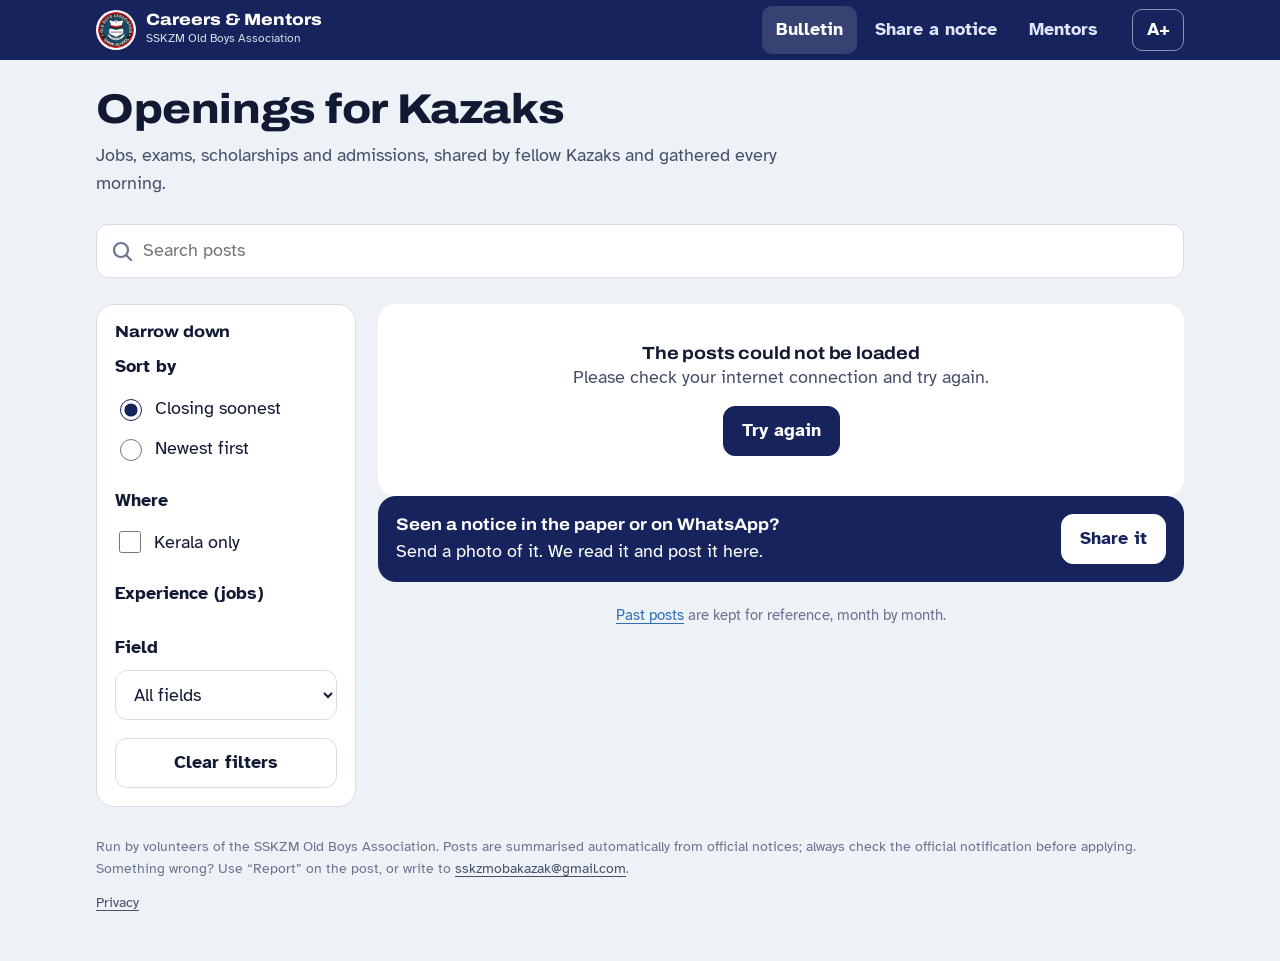
<file: index.html>
<!doctype html>
<html lang="en">
<head>
<meta charset="utf-8">
<meta name="viewport" content="width=device-width, initial-scale=1, viewport-fit=cover">
<title>SSKZM OBA Careers: open jobs, exams and scholarships</title>
<meta name="description" content="Current jobs, exam notices, scholarships and admissions for Sainik School Kazhakootam alumni, shared by Kazaks and checked every day.">
<meta name="theme-color" content="#16235c">
<meta property="og:title" content="SSKZM OBA Careers">
<meta property="og:description" content="Open jobs, exams, scholarships and admissions for Kazaks. Share a notice in a minute.">
<meta property="og:image" content="assets/img/school-900.jpg">
<link rel="icon" href="assets/img/favicon-64.png">
<link rel="apple-touch-icon" href="assets/img/apple-touch-icon.png">
<link rel="manifest" href="manifest.webmanifest">
<link rel="preload" href="assets/fonts/atkinson-400-normal.woff2" as="font" type="font/woff2" crossorigin>
<link rel="stylesheet" href="assets/css/site.css">
</head>
<body>
<a class="sr-only" href="#main">Skip to the posts</a>

<header class="topbar">
  <div class="wrap">
    <a class="brand" href="index.html">
      <img src="assets/img/oba-logo-96.png" alt="" width="40" height="40">
      <span><b>Careers &amp; Mentors</b><small>SSKZM Old Boys Association</small></span>
    </a>
    <nav class="topnav" aria-label="Main">
      <a href="index.html" aria-current="page">Bulletin</a>
      <a href="share.html">Share a notice</a>
      <a href="mentors.html">Mentors</a>
    </nav>
    <button class="textsize" id="textsize" type="button" aria-pressed="false" aria-label="Make text bigger">A+</button>
  </div>
</header>

<main id="main" class="wrap">
  <section class="board-head">
    <h1>Openings for Kazaks</h1>
    <p>Jobs, exams, scholarships and admissions, shared by fellow Kazaks and gathered every morning.</p>
    <div class="board-meta" id="meta" aria-live="polite">Loading the latest posts…</div>
  </section>

  <div class="searchrow" role="search">
    <label class="sr-only" for="q">Search posts</label>
    <input id="q" type="search" placeholder="Search posts" autocomplete="off">
    <button class="btn filter-toggle" id="filter-toggle" type="button" aria-expanded="false" aria-controls="filters">Filters</button>
  </div>
  <div class="chips" id="chips" role="group" aria-label="Show only"></div>

  <div class="board">
    <aside class="filters" id="filters" aria-label="Filters">
      <h2>Narrow down</h2>
      <fieldset>
        <legend>Sort by</legend>
        <label class="opt"><input type="radio" name="sort" value="closing" checked> Closing soonest</label>
        <label class="opt"><input type="radio" name="sort" value="newest"> Newest first</label>
      </fieldset>
      <fieldset>
        <legend>Where</legend>
        <label class="opt"><input type="checkbox" id="f-kerala"> Kerala only</label>
      </fieldset>
      <fieldset id="f-exp">
        <legend>Experience (jobs)</legend>
      </fieldset>
      <fieldset id="f-domain">
        <legend>Field</legend>
        <select id="domain"><option value="">All fields</option></select>
      </fieldset>
      <button class="btn btn-block" id="reset" type="button">Clear filters</button>
    </aside>

    <section aria-labelledby="posts-h">
      <h2 id="posts-h" class="sr-only">Posts</h2>
      <div class="list" id="list">
        <div class="skeleton"></div><div class="skeleton"></div><div class="skeleton"></div>
      </div>
      <div class="share-strip" id="share-strip">
        <p><strong>Seen a notice in the paper or on WhatsApp?</strong>Send a photo of it. We read it and post it here.</p>
        <a class="btn" href="share.html">Share it</a>
      </div>
      <button class="btn load-more" id="more" type="button" hidden>Show more posts</button>
      <p class="archive-link"><a href="archive.html">Past posts</a> are kept for reference, month by month.</p>
    </section>
  </div>
</main>

<footer class="site wrap">
  <p>Run by volunteers of the SSKZM Old Boys Association. Posts are summarised automatically from official notices; always check the official notification before applying. Something wrong? Use “Report” on the post, or write to <a data-help-email href="#"></a>.</p>
  <p><a href="privacy.html">Privacy</a></p>
</footer>

<nav class="tabbar" aria-label="Main">
  <a href="index.html" aria-current="page"><svg viewBox="0 0 24 24" fill="none" stroke="currentColor" stroke-width="2" stroke-linecap="round" stroke-linejoin="round" aria-hidden="true"><rect x="4" y="3" width="16" height="18" rx="2"/><path d="M8 8h8M8 12h8M8 16h5"/></svg>Bulletin</a>
  <a href="share.html" class="tab-share"><svg viewBox="0 0 24 24" fill="none" stroke="currentColor" stroke-width="2" stroke-linecap="round" stroke-linejoin="round" aria-hidden="true"><path d="M12 16V4M7 9l5-5 5 5"/><path d="M4 16v3a2 2 0 0 0 2 2h12a2 2 0 0 0 2-2v-3"/></svg>Share</a>
  <a href="mentors.html"><svg viewBox="0 0 24 24" fill="none" stroke="currentColor" stroke-width="2" stroke-linecap="round" stroke-linejoin="round" aria-hidden="true"><circle cx="9" cy="8" r="3.2"/><path d="M3.5 20a5.5 5.5 0 0 1 11 0"/><circle cx="17" cy="9" r="2.4"/><path d="M15.5 14.2A4.5 4.5 0 0 1 21 18.5"/></svg>Mentors</a>
</nav>

<dialog class="modal" id="report-dlg">
  <form method="dialog" class="inner" id="report-form">
    <h2>Report this post</h2>
    <p id="report-title" style="color:var(--ink-2)"></p>
    <div class="choice-grid" role="radiogroup" aria-label="What is wrong">
      <label class="choice"><input type="radio" name="why" value="Looks fake or a scam" required> Looks fake or a scam</label>
      <label class="choice"><input type="radio" name="why" value="Wrong details or date"> Wrong details or date</label>
      <label class="choice"><input type="radio" name="why" value="Not career related"> Not career related</label>
      <label class="choice"><input type="radio" name="why" value="Offensive"> Offensive</label>
    </div>
    <div style="display:flex;gap:8px;margin-top:16px;justify-content:flex-end">
      <button class="btn" value="cancel" formnovalidate>Cancel</button>
      <button class="btn btn-primary" value="send">Send report</button>
    </div>
  </form>
</dialog>

<script src="assets/js/config.js"></script>
<script src="assets/js/common.js"></script>
<script src="assets/js/bulletin.js"></script>
</body>
</html>
</file>
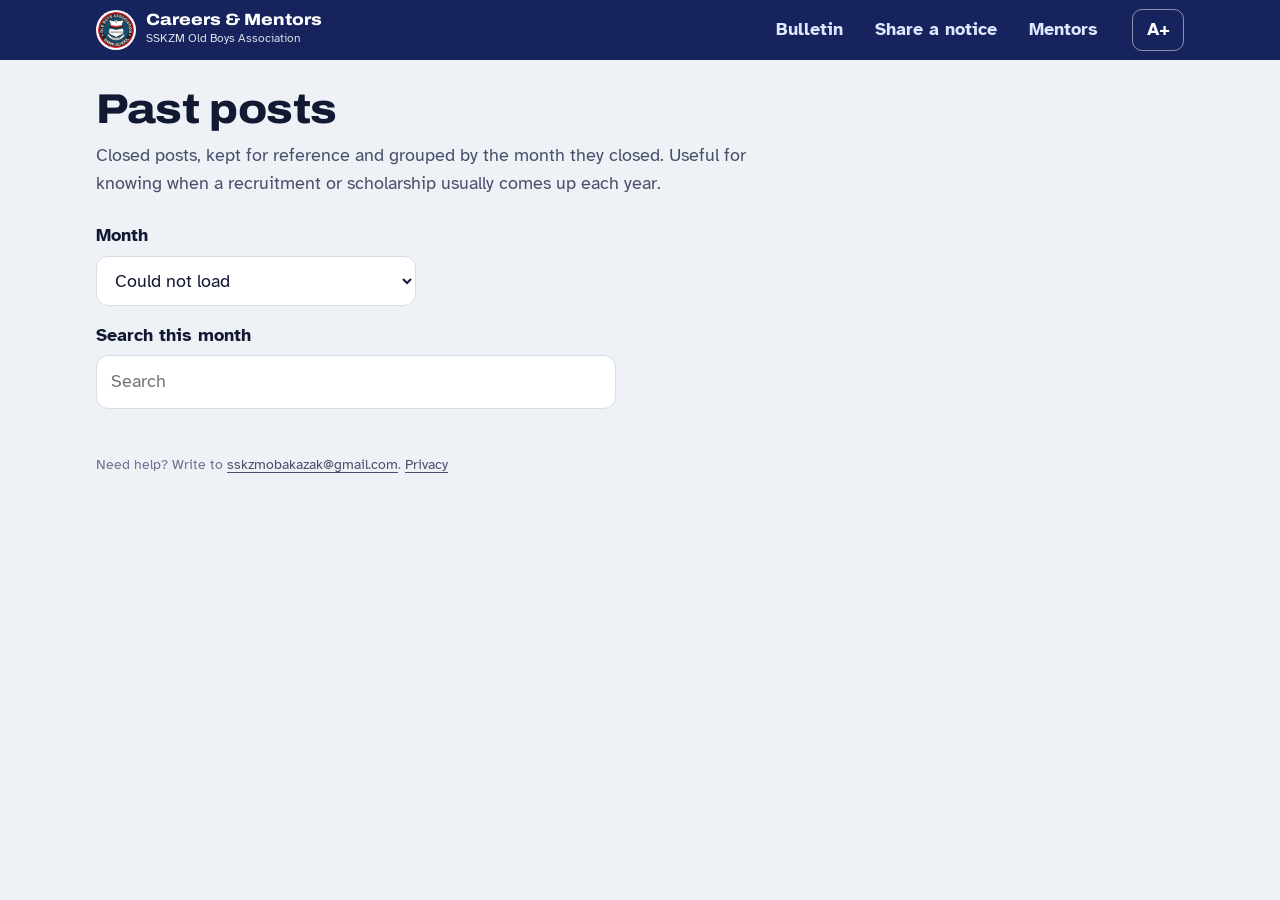
<file: archive.html>
<!doctype html>
<html lang="en">
<head>
<meta charset="utf-8">
<meta name="viewport" content="width=device-width, initial-scale=1, viewport-fit=cover">
<title>Past posts: SSKZM OBA Careers</title>
<meta name="description" content="Closed jobs, exams and scholarships from earlier months, for reference.">
<meta name="theme-color" content="#16235c">
<meta property="og:title" content="SSKZM OBA Careers">
<meta property="og:description" content="Open jobs, exams, scholarships and admissions for Kazaks. Share a notice in a minute.">
<meta property="og:image" content="assets/img/school-900.jpg">
<link rel="icon" href="assets/img/favicon-64.png">
<link rel="apple-touch-icon" href="assets/img/apple-touch-icon.png">
<link rel="manifest" href="manifest.webmanifest">
<link rel="preload" href="assets/fonts/atkinson-400-normal.woff2" as="font" type="font/woff2" crossorigin>
<link rel="stylesheet" href="assets/css/site.css">
</head>
<body>
<header class="topbar">
  <div class="wrap">
    <a class="brand" href="index.html">
      <img src="assets/img/oba-logo-96.png" alt="" width="40" height="40">
      <span><b>Careers &amp; Mentors</b><small>SSKZM Old Boys Association</small></span>
    </a>
    <nav class="topnav" aria-label="Main">
      <a href="index.html">Bulletin</a>
      <a href="share.html">Share a notice</a>
      <a href="mentors.html">Mentors</a>
    </nav>
    <button class="textsize" id="textsize" type="button" aria-pressed="false" aria-label="Make text bigger">A+</button>
  </div>
</header>
<main class="wrap" id="main">
  <section class="board-head">
    <h1>Past posts</h1>
    <p>Closed posts, kept for reference and grouped by the month they closed. Useful for knowing when a recruitment or scholarship usually comes up each year.</p>
  </section>
  <label class="field" style="max-width:320px;margin-top:16px"><span>Month</span><select id="month"><option value="">Loading…</option></select></label>
  <label class="field" style="max-width:520px"><span>Search this month</span><input type="search" id="aq" placeholder="Search"></label>
  <div class="list" id="alist"></div>
</main>
<footer class="site wrap">
  <p>Need help? Write to <a data-help-email href="#"></a>. <a href="privacy.html">Privacy</a></p>
</footer>

<nav class="tabbar" aria-label="Main">
  <a href="index.html"><svg viewBox="0 0 24 24" fill="none" stroke="currentColor" stroke-width="2" stroke-linecap="round" stroke-linejoin="round" aria-hidden="true"><rect x="4" y="3" width="16" height="18" rx="2"/><path d="M8 8h8M8 12h8M8 16h5"/></svg>Bulletin</a>
  <a href="share.html" class="tab-share"><svg viewBox="0 0 24 24" fill="none" stroke="currentColor" stroke-width="2" stroke-linecap="round" stroke-linejoin="round" aria-hidden="true"><path d="M12 16V4M7 9l5-5 5 5"/><path d="M4 16v3a2 2 0 0 0 2 2h12a2 2 0 0 0 2-2v-3"/></svg>Share</a>
  <a href="mentors.html"><svg viewBox="0 0 24 24" fill="none" stroke="currentColor" stroke-width="2" stroke-linecap="round" stroke-linejoin="round" aria-hidden="true"><circle cx="9" cy="8" r="3.2"/><path d="M3.5 20a5.5 5.5 0 0 1 11 0"/><circle cx="17" cy="9" r="2.4"/><path d="M15.5 14.2A4.5 4.5 0 0 1 21 18.5"/></svg>Mentors</a>
</nav>

<script src="assets/js/config.js"></script>
<script src="assets/js/common.js"></script>
<script>
(function () {
  var O = window.OBA, el = O.el, $ = O.$, entries = [];
  function draw() {
    var box = O.clear($('#alist')), q = $('#aq').value.trim().toLowerCase();
    var list = entries.filter(function (e) { return !q || [e.title, e.org, e.description].join(' ').toLowerCase().indexOf(q) !== -1; });
    if (!list.length) { box.appendChild(el('div', { class: 'empty' }, el('p', { text: 'Nothing here.' }))); return; }
    list.sort(function (a, b) { return (b.expiry_date || '').localeCompare(a.expiry_date || ''); });
    list.forEach(function (e) {
      var sec = O.SECTIONS[e.section] || { long: '' };
      box.appendChild(el('article', { class: 'post', 'data-section': e.section, style: 'grid-template-columns:1fr' },
        el('div', { class: 'post-body' },
          el('div', { class: 'kind' }, el('span', { text: sec.long }), el('span', { class: 'exp', text: 'Closed ' + O.niceDate(e.expiry_date) })),
          el('h3', { text: e.title }), e.org ? el('div', { class: 'org', text: e.org }) : null,
          el('p', { class: 'desc', text: e.description || '' }))));
    });
  }
  function loadMonth(m) {
    O.clear($('#alist')).appendChild(el('div', { class: 'skeleton' }));
    O.apiGet({ action: 'archive', month: m }).then(function (r) { entries = (r && r.entries) || []; draw(); });
  }
  document.addEventListener('DOMContentLoaded', function () {
    O.apiGet({ action: 'archive' }).then(function (r) {
      var sel = O.clear($('#month')), months = (r && r.months) || [];
      if (!months.length) { sel.appendChild(el('option', { value: '', text: 'No past posts yet' })); return; }
      months.forEach(function (m) { var p = m.split('-'); sel.appendChild(el('option', { value: m, text: O.MONTHS[+p[1] - 1].charAt(0) + O.MONTHS[+p[1] - 1].slice(1).toLowerCase() + ' ' + p[0] })); });
      loadMonth(months[0]);
    }).catch(function () { O.clear($('#month')).appendChild(el('option', { text: 'Could not load' })); });
    $('#month').addEventListener('change', function () { loadMonth(this.value); });
    $('#aq').addEventListener('input', draw);
  });
})();
</script>
</body>
</html>
</file>
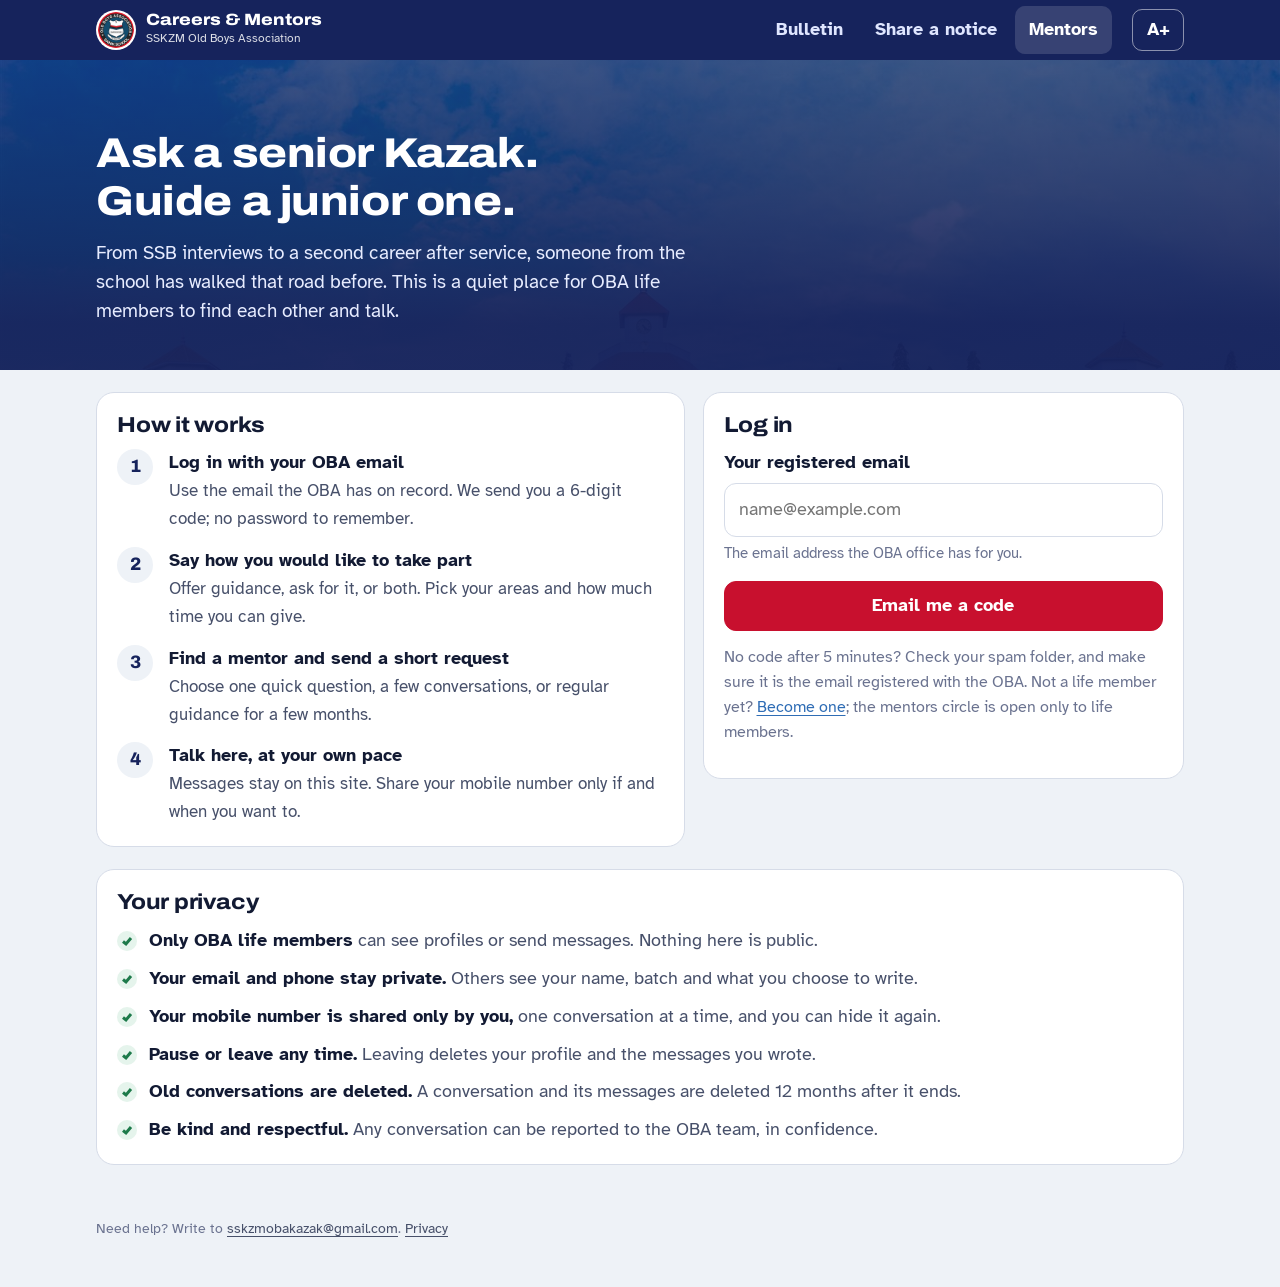
<file: mentors.html>
<!doctype html>
<html lang="en">
<head>
<meta charset="utf-8">
<meta name="viewport" content="width=device-width, initial-scale=1, viewport-fit=cover">
<title>SSKZM OBA Mentors: ask a senior Kazak, guide a junior one</title>
<meta name="description" content="A mentoring circle for life members of the SSKZM Old Boys Association. Find a mentor, or offer an hour a month to guide a junior Kazak.">
<meta name="theme-color" content="#16235c">
<meta property="og:title" content="SSKZM OBA Mentors">
<meta property="og:description" content="Ask a senior Kazak. Guide a junior one. For OBA life members.">
<meta property="og:image" content="assets/img/school-900.jpg">
<link rel="icon" href="assets/img/favicon-64.png">
<link rel="apple-touch-icon" href="assets/img/apple-touch-icon.png">
<link rel="manifest" href="manifest.webmanifest">
<link rel="preload" href="assets/fonts/atkinson-400-normal.woff2" as="font" type="font/woff2" crossorigin>
<link rel="stylesheet" href="assets/css/site.css">
</head>
<body>
<header class="topbar">
  <div class="wrap">
    <a class="brand" href="index.html">
      <img src="assets/img/oba-logo-96.png" alt="" width="40" height="40">
      <span><b>Careers &amp; Mentors</b><small>SSKZM Old Boys Association</small></span>
    </a>
    <nav class="topnav" aria-label="Main">
      <a href="index.html">Bulletin</a>
      <a href="share.html">Share a notice</a>
      <a href="mentors.html" aria-current="page">Mentors</a>
    </nav>
    <button class="textsize" id="textsize" type="button" aria-pressed="false" aria-label="Make text bigger">A+</button>
  </div>
</header>

<section class="m-hero">
  <div class="wrap">
    <h1>Ask a senior Kazak. Guide a junior one.</h1>
    <p>From SSB interviews to a second career after service, someone from the school has walked that road before. This is a quiet place for OBA life members to find each other and talk.</p>
    <div class="m-stats" id="m-stats" aria-live="polite"></div>
  </div>
</section>

<main class="wrap" id="main">
  <!-- Logged-out view -->
  <div id="view-out">
    <div class="m-grid">
      <div class="panel">
        <h2>How it works</h2>
        <ol class="howto">
          <li><div><b>Log in with your OBA email</b><span>Use the email the OBA has on record. We send you a 6-digit code; no password to remember.</span></div></li>
          <li><div><b>Say how you would like to take part</b><span>Offer guidance, ask for it, or both. Pick your areas and how much time you can give.</span></div></li>
          <li><div><b>Find a mentor and send a short request</b><span>Choose one quick question, a few conversations, or regular guidance for a few months.</span></div></li>
          <li><div><b>Talk here, at your own pace</b><span>Messages stay on this site. Share your mobile number only if and when you want to.</span></div></li>
        </ol>
      </div>
      <div class="panel" id="login-panel">
        <h2>Log in</h2>
        <form id="login-form" novalidate>
          <label class="field"><span>Your registered email</span>
            <input type="email" id="email" autocomplete="email" inputmode="email" placeholder="name@example.com" required>
            <small>The email address the OBA office has for you.</small>
          </label>
          <button class="btn btn-primary btn-block" id="send-code" type="submit">Email me a code</button>
        </form>
        <form id="code-form" novalidate hidden>
          <p id="code-msg" class="notice ok"></p>
          <label class="field"><span>6-digit code</span>
            <input type="text" id="code" inputmode="numeric" autocomplete="one-time-code" maxlength="6" pattern="\d{6}" placeholder="123456" style="font-size:1.4em;letter-spacing:.3em">
          </label>
          <button class="btn btn-primary btn-block" type="submit">Log in</button>
          <button class="btn btn-ghost" type="button" id="change-email">Use a different email</button>
        </form>
        <div id="login-err" class="notice err" hidden style="margin-top:10px"></div>
        <p style="color:var(--ink-3);font-size:.9em;margin-top:14px">No code after 5 minutes? Check your spam folder, and make sure it is the email registered with the OBA. Not a life member yet? <a id="lm-link" href="#">Become one</a>; the mentors circle is open only to life members.</p>
      </div>
    </div>
    <div class="panel" style="margin-bottom:24px">
      <h2>Your privacy</h2>
      <ul class="promise">
        <li><b>Only OBA life members</b> can see profiles or send messages. Nothing here is public.</li>
        <li><b>Your email and phone stay private.</b> Others see your name, batch and what you choose to write.</li>
        <li><b>Your mobile number is shared only by you,</b> one conversation at a time, and you can hide it again.</li>
        <li><b>Pause or leave any time.</b> Leaving deletes your profile and the messages you wrote.</li>
        <li><b>Old conversations are deleted.</b> A conversation and its messages are deleted 12 months after it ends.</li>
        <li><b>Be kind and respectful.</b> Any conversation can be reported to the OBA team, in confidence.</li>
      </ul>
    </div>
  </div>

  <!-- Logged-in view -->
  <div id="view-in" hidden>
    <div style="display:flex;align-items:center;gap:10px;margin-top:18px;flex-wrap:wrap">
      <p style="margin:0;flex:1" id="hello"></p>
      <button class="btn btn-ghost" id="logout" type="button">Log out</button>
    </div>
    <div class="m-tabs" role="tablist" aria-label="Mentors">
      <button role="tab" id="tab-find" aria-controls="pane-find" aria-selected="true">Find a mentor</button>
      <button role="tab" id="tab-inbox" aria-controls="pane-inbox" aria-selected="false">Inbox <span class="badge" id="unread" hidden></span></button>
      <button role="tab" id="tab-profile" aria-controls="pane-profile" aria-selected="false">My profile</button>
    </div>

    <section id="pane-find" role="tabpanel" aria-labelledby="tab-find">
      <div class="searchrow" style="margin-top:0">
        <label class="sr-only" for="m-q">Search mentors</label>
        <input type="search" id="m-q" placeholder="Search mentors">
        <label class="sr-only" for="m-field">Area</label>
        <select id="m-field" style="max-width:40%"><option value="">All areas</option></select>
      </div>
      <details class="panel" style="margin-bottom:14px">
        <summary style="cursor:pointer;font-weight:700">Tips for a good first request</summary>
        <ul style="color:var(--ink-2);margin:10px 0 0;padding-left:1.2em">
          <li>Say who you are and where you are now, in two lines.</li>
          <li>Ask one clear question, for example “Should I take the bank PO offer or wait for the PSC result?”</li>
          <li>Mentors are volunteers. A quick question is easier to say yes to than a long commitment.</li>
          <li>Say thank you, and close the conversation when you are done so they can help someone else.</li>
        </ul>
      </details>
      <div id="mentor-list" class="mentor-list"></div>
    </section>

    <section id="pane-inbox" role="tabpanel" aria-labelledby="tab-inbox" hidden>
      <div id="inbox"></div>
      <div id="thread" hidden></div>
    </section>

    <section id="pane-profile" role="tabpanel" aria-labelledby="tab-profile" hidden>
      <form id="profile-form" class="panel" novalidate>
        <h2 id="profile-h">Your mentors profile</h2>
        <p style="color:var(--ink-2)" id="profile-intro">Your name and batch come from the OBA records. Everything else is up to you.</p>

        <fieldset style="border:0;padding:0;margin:0 0 16px">
          <legend style="font-weight:700;margin-bottom:8px">How would you like to take part?</legend>
          <div class="choice-grid">
            <label class="choice"><input type="checkbox" id="p-mentor"><span><b>I can guide juniors</b><br><span style="color:var(--ink-3)">You appear in “Find a mentor”.</span></span></label>
            <label class="choice"><input type="checkbox" id="p-mentee"><span><b>I would like guidance</b><br><span style="color:var(--ink-3)">You can send requests to mentors.</span></span></label>
          </div>
        </fieldset>

        <div id="mentor-fields">
          <div class="field"><span>Areas you can guide in (up to 4)</span><div class="checks" id="p-fields"></div></div>
          <label class="field"><span>One line about you</span><input type="text" id="p-headline" maxlength="100" placeholder="e.g. Retired Colonel, now in HR at an IT firm in Kochi"></label>
          <label class="field"><span>Organisation (optional)</span><input type="text" id="p-org" maxlength="100"></label>
          <label class="field"><span>City (optional)</span><input type="text" id="p-city" maxlength="60"></label>
          <div class="field"><span>I can help with</span><div class="checks" id="p-offers"></div></div>
          <label class="field"><span>A few words for mentees (optional)</span><textarea id="p-bio" maxlength="800" style="min-height:100px" placeholder="Your path, what you enjoy helping with, the best time to reach you."></textarea></label>
          <label class="field"><span>Time I can give</span>
            <select id="p-avail">
              <option>Quick questions only</option>
              <option>About an hour a month</option>
              <option>A few hours a month</option>
            </select></label>
          <div class="field"><span>How I like to talk</span><div class="checks" id="p-modes"></div></div>
          <label class="field"><span>How many people I can guide at a time</span><input type="number" id="p-cap" min="1" max="10" value="3" inputmode="numeric" style="max-width:120px"></label>
        </div>

        <div id="mentee-fields">
          <label class="field"><span>What would you like guidance on?</span><textarea id="p-seeking" maxlength="500" style="min-height:90px" placeholder="e.g. Preparing for SSB, choosing a branch after Class 12, moving from the Army to a corporate job."></textarea>
            <small>Mentors see this when you send them a request.</small></label>
        </div>

        <label class="field"><span>Mobile number (optional)</span><input type="tel" id="p-phone" maxlength="20" autocomplete="tel" placeholder="+91 …">
          <small>Never shown to anyone unless you tap “Share my mobile” inside a conversation.</small></label>

        <label class="choice" style="margin-bottom:16px"><input type="checkbox" id="p-consent">
          <span>I agree that OBA life members using this circle may see my name, batch and the details above, and that the OBA stores my messages here to run the service. I can pause or delete my profile at any time. I understand this is a pilot: in 2027 it will be linked into the main OBA members' portal, and my profile will move or be linked with it. Messages are deleted 12 months after a conversation ends.</span></label>

        <button class="btn btn-primary btn-block" type="submit">Save my profile</button>
        <div id="profile-msg" style="margin-top:10px"></div>
      </form>
      <div class="panel" id="profile-actions" style="margin:16px 0 24px" hidden>
        <h2>Pause or leave</h2>
        <p style="color:var(--ink-2)">Pausing hides you from “Find a mentor”; your conversations stay. Leaving deletes your profile and every message you wrote.</p>
        <div style="display:flex;gap:10px;flex-wrap:wrap">
          <button class="btn" id="pause" type="button">Pause my listing</button>
          <button class="btn" id="delete-me" type="button" style="color:var(--red)">Delete my profile</button>
        </div>
      </div>
    </section>
  </div>
</main>

<dialog class="modal" id="req-dlg">
  <form class="inner" id="req-form" method="dialog">
    <h2 id="req-h">Ask for guidance</h2>
    <p id="req-who" style="color:var(--ink-2)"></p>
    <label class="field"><span>Topic</span><input type="text" id="req-topic" maxlength="120" placeholder="e.g. Preparing for the SSB interview" required></label>
    <fieldset style="border:0;padding:0;margin:0 0 16px">
      <legend style="font-weight:700;margin-bottom:8px">What are you asking for?</legend>
      <div class="choice-grid" id="req-kinds"></div>
    </fieldset>
    <label class="field"><span>Your note to the mentor</span><textarea id="req-msg" maxlength="2000" placeholder="Two lines about you, and your question."></textarea></label>
    <div id="req-err" class="notice err" hidden style="margin-bottom:10px"></div>
    <div style="display:flex;gap:8px;justify-content:flex-end">
      <button class="btn" value="cancel" formnovalidate>Cancel</button>
      <button class="btn btn-primary" id="req-send" value="send">Send request</button>
    </div>
  </form>
</dialog>

<footer class="site wrap">
  <p>Need help? Write to <a data-help-email href="#"></a>. <a href="privacy.html">Privacy</a></p>
</footer>

<nav class="tabbar" aria-label="Main">
  <a href="index.html"><svg viewBox="0 0 24 24" fill="none" stroke="currentColor" stroke-width="2" stroke-linecap="round" stroke-linejoin="round" aria-hidden="true"><rect x="4" y="3" width="16" height="18" rx="2"/><path d="M8 8h8M8 12h8M8 16h5"/></svg>Bulletin</a>
  <a href="share.html" class="tab-share"><svg viewBox="0 0 24 24" fill="none" stroke="currentColor" stroke-width="2" stroke-linecap="round" stroke-linejoin="round" aria-hidden="true"><path d="M12 16V4M7 9l5-5 5 5"/><path d="M4 16v3a2 2 0 0 0 2 2h12a2 2 0 0 0 2-2v-3"/></svg>Share</a>
  <a href="mentors.html" aria-current="page"><svg viewBox="0 0 24 24" fill="none" stroke="currentColor" stroke-width="2" stroke-linecap="round" stroke-linejoin="round" aria-hidden="true"><circle cx="9" cy="8" r="3.2"/><path d="M3.5 20a5.5 5.5 0 0 1 11 0"/><circle cx="17" cy="9" r="2.4"/><path d="M15.5 14.2A4.5 4.5 0 0 1 21 18.5"/></svg>Mentors</a>
</nav>

<script src="assets/js/config.js"></script>
<script src="assets/js/common.js"></script>
<script src="assets/js/mentors.js"></script>
</body>
</html>
</file>
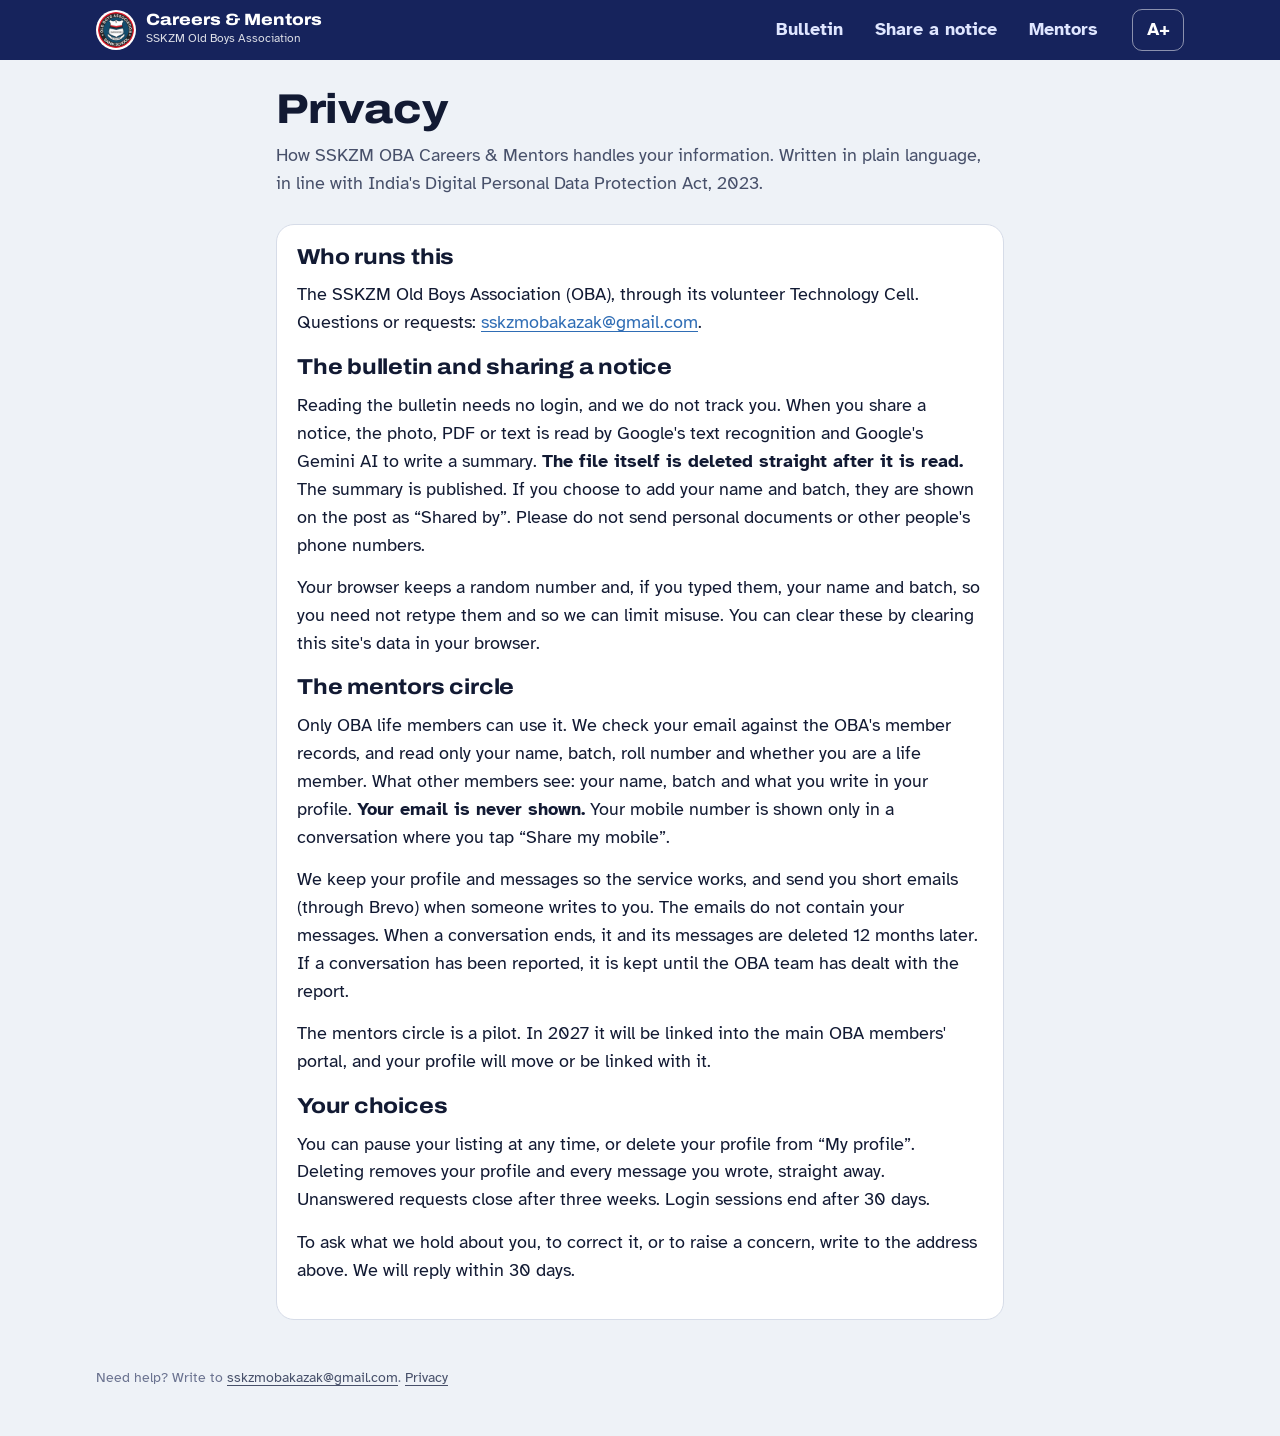
<file: privacy.html>
<!doctype html>
<html lang="en">
<head>
<meta charset="utf-8">
<meta name="viewport" content="width=device-width, initial-scale=1, viewport-fit=cover">
<title>Privacy: SSKZM OBA Careers &amp; Mentors</title>
<meta name="description" content="How SSKZM OBA Careers and Mentors handles your information.">
<meta name="theme-color" content="#16235c">
<meta property="og:title" content="SSKZM OBA Careers">
<meta property="og:description" content="Open jobs, exams, scholarships and admissions for Kazaks. Share a notice in a minute.">
<meta property="og:image" content="assets/img/school-900.jpg">
<link rel="icon" href="assets/img/favicon-64.png">
<link rel="apple-touch-icon" href="assets/img/apple-touch-icon.png">
<link rel="manifest" href="manifest.webmanifest">
<link rel="preload" href="assets/fonts/atkinson-400-normal.woff2" as="font" type="font/woff2" crossorigin>
<link rel="stylesheet" href="assets/css/site.css">
</head>
<body>
<header class="topbar">
  <div class="wrap">
    <a class="brand" href="index.html">
      <img src="assets/img/oba-logo-96.png" alt="" width="40" height="40">
      <span><b>Careers &amp; Mentors</b><small>SSKZM Old Boys Association</small></span>
    </a>
    <nav class="topnav" aria-label="Main">
      <a href="index.html">Bulletin</a>
      <a href="share.html">Share a notice</a>
      <a href="mentors.html">Mentors</a>
    </nav>
    <button class="textsize" id="textsize" type="button" aria-pressed="false" aria-label="Make text bigger">A+</button>
  </div>
</header>
<main class="wrap" id="main" style="max-width:760px">
  <section class="board-head"><h1>Privacy</h1>
  <p>How SSKZM OBA Careers &amp; Mentors handles your information. Written in plain language, in line with India's Digital Personal Data Protection Act, 2023.</p></section>
  <div class="panel" style="margin:18px 0">
    <h2>Who runs this</h2>
    <p>The SSKZM Old Boys Association (OBA), through its volunteer Technology Cell. Questions or requests: <a data-help-email href="#"></a>.</p>
    <h2 style="margin-top:18px">The bulletin and sharing a notice</h2>
    <p>Reading the bulletin needs no login, and we do not track you. When you share a notice, the photo, PDF or text is read by Google's text recognition and Google's Gemini AI to write a summary. <b>The file itself is deleted straight after it is read.</b> The summary is published. If you choose to add your name and batch, they are shown on the post as “Shared by”. Please do not send personal documents or other people's phone numbers.</p>
    <p>Your browser keeps a random number and, if you typed them, your name and batch, so you need not retype them and so we can limit misuse. You can clear these by clearing this site's data in your browser.</p>
    <h2 style="margin-top:18px">The mentors circle</h2>
    <p>Only OBA life members can use it. We check your email against the OBA's member records, and read only your name, batch, roll number and whether you are a life member. What other members see: your name, batch and what you write in your profile. <b>Your email is never shown.</b> Your mobile number is shown only in a conversation where you tap “Share my mobile”.</p>
    <p>We keep your profile and messages so the service works, and send you short emails (through Brevo) when someone writes to you. The emails do not contain your messages. When a conversation ends, it and its messages are deleted 12 months later. If a conversation has been reported, it is kept until the OBA team has dealt with the report.</p>
    <p>The mentors circle is a pilot. In 2027 it will be linked into the main OBA members' portal, and your profile will move or be linked with it.</p>
    <h2 style="margin-top:18px">Your choices</h2>
    <p>You can pause your listing at any time, or delete your profile from “My profile”. Deleting removes your profile and every message you wrote, straight away. Unanswered requests close after three weeks. Login sessions end after 30 days.</p>
    <p>To ask what we hold about you, to correct it, or to raise a concern, write to the address above. We will reply within 30 days.</p>
  </div>
</main>
<footer class="site wrap">
  <p>Need help? Write to <a data-help-email href="#"></a>. <a href="privacy.html">Privacy</a></p>
</footer>

<nav class="tabbar" aria-label="Main">
  <a href="index.html"><svg viewBox="0 0 24 24" fill="none" stroke="currentColor" stroke-width="2" stroke-linecap="round" stroke-linejoin="round" aria-hidden="true"><rect x="4" y="3" width="16" height="18" rx="2"/><path d="M8 8h8M8 12h8M8 16h5"/></svg>Bulletin</a>
  <a href="share.html" class="tab-share"><svg viewBox="0 0 24 24" fill="none" stroke="currentColor" stroke-width="2" stroke-linecap="round" stroke-linejoin="round" aria-hidden="true"><path d="M12 16V4M7 9l5-5 5 5"/><path d="M4 16v3a2 2 0 0 0 2 2h12a2 2 0 0 0 2-2v-3"/></svg>Share</a>
  <a href="mentors.html"><svg viewBox="0 0 24 24" fill="none" stroke="currentColor" stroke-width="2" stroke-linecap="round" stroke-linejoin="round" aria-hidden="true"><circle cx="9" cy="8" r="3.2"/><path d="M3.5 20a5.5 5.5 0 0 1 11 0"/><circle cx="17" cy="9" r="2.4"/><path d="M15.5 14.2A4.5 4.5 0 0 1 21 18.5"/></svg>Mentors</a>
</nav>

<script src="assets/js/config.js"></script>
<script src="assets/js/common.js"></script>
</body>
</html>
</file>
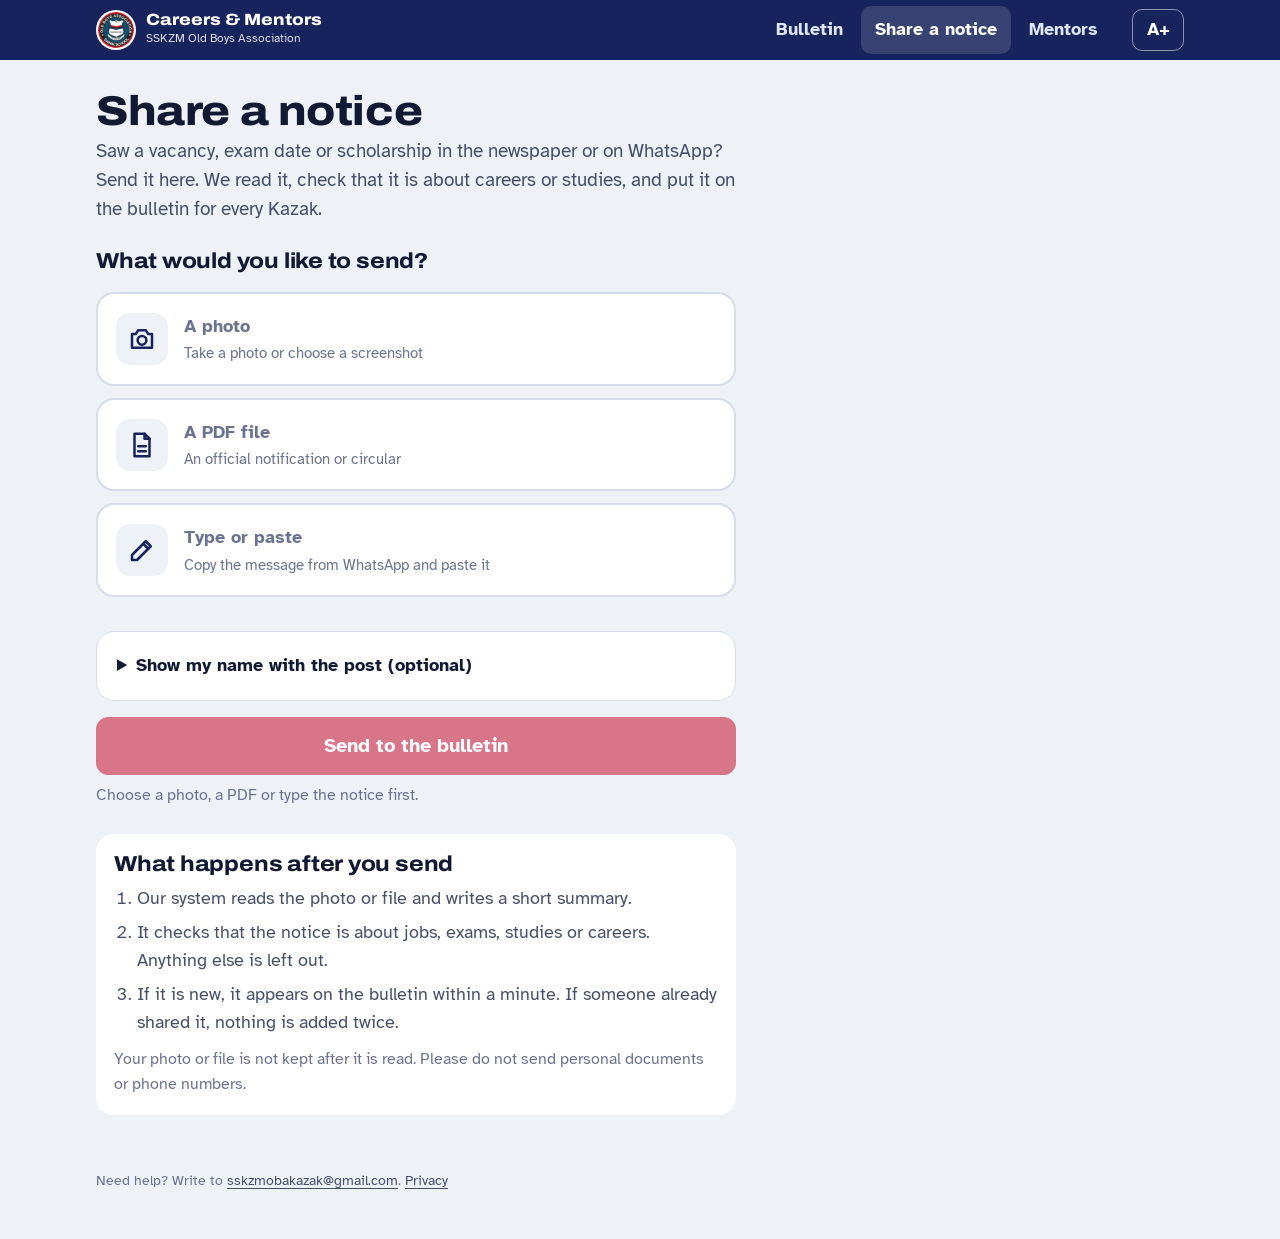
<file: share.html>
<!doctype html>
<html lang="en">
<head>
<meta charset="utf-8">
<meta name="viewport" content="width=device-width, initial-scale=1, viewport-fit=cover">
<title>Share a career notice: SSKZM OBA Careers</title>
<meta name="description" content="Send a photo, PDF or the text of a job, exam or scholarship notice. It appears on the SSKZM OBA careers bulletin.">
<meta name="theme-color" content="#16235c">
<link rel="icon" href="assets/img/favicon-64.png">
<link rel="apple-touch-icon" href="assets/img/apple-touch-icon.png">
<link rel="manifest" href="manifest.webmanifest">
<link rel="preload" href="assets/fonts/atkinson-400-normal.woff2" as="font" type="font/woff2" crossorigin>
<link rel="stylesheet" href="assets/css/site.css">
</head>
<body>
<header class="topbar">
  <div class="wrap">
    <a class="brand" href="index.html">
      <img src="assets/img/oba-logo-96.png" alt="" width="40" height="40">
      <span><b>Careers &amp; Mentors</b><small>SSKZM Old Boys Association</small></span>
    </a>
    <nav class="topnav" aria-label="Main">
      <a href="index.html">Bulletin</a>
      <a href="share.html" aria-current="page">Share a notice</a>
      <a href="mentors.html">Mentors</a>
    </nav>
    <button class="textsize" id="textsize" type="button" aria-pressed="false" aria-label="Make text bigger">A+</button>
  </div>
</header>

<main class="wrap" id="main">
  <section class="share-hero">
    <h1>Share a notice</h1>
    <p>Saw a vacancy, exam date or scholarship in the newspaper or on WhatsApp? Send it here. We read it, check that it is about careers or studies, and put it on the bulletin for every Kazak.</p>
  </section>

  <div class="share-wrap">
    <form id="share-form" novalidate>
      <h2 id="what-h">What would you like to send?</h2>
      <div class="pickers" role="group" aria-labelledby="what-h">
        <button type="button" class="picker" id="pick-photo" aria-pressed="false">
          <span class="ico"><svg viewBox="0 0 24 24" fill="none" stroke="currentColor" stroke-width="2" stroke-linecap="round" stroke-linejoin="round" aria-hidden="true"><path d="M4 8h3l2-3h6l2 3h3v11H4z"/><circle cx="12" cy="13" r="3.5"/></svg></span>
          <span><b>A photo</b><span>Take a photo or choose a screenshot</span></span>
        </button>
        <button type="button" class="picker" id="pick-pdf" aria-pressed="false">
          <span class="ico"><svg viewBox="0 0 24 24" fill="none" stroke="currentColor" stroke-width="2" stroke-linecap="round" stroke-linejoin="round" aria-hidden="true"><path d="M6 3h8l4 4v14H6z"/><path d="M14 3v4h4M9 13h6M9 17h6"/></svg></span>
          <span><b>A PDF file</b><span>An official notification or circular</span></span>
        </button>
        <button type="button" class="picker" id="pick-text" aria-pressed="false">
          <span class="ico"><svg viewBox="0 0 24 24" fill="none" stroke="currentColor" stroke-width="2" stroke-linecap="round" stroke-linejoin="round" aria-hidden="true"><path d="M4 20h4L19 9l-4-4L4 16z"/><path d="M13 7l4 4"/></svg></span>
          <span><b>Type or paste</b><span>Copy the message from WhatsApp and paste it</span></span>
        </button>
      </div>
      <input type="file" id="file-photo" accept="image/*" multiple hidden>
      <input type="file" id="file-pdf" accept="application/pdf,.pdf" multiple hidden>

      <div class="thumbs" id="thumbs" aria-live="polite"></div>

      <label class="field" id="text-field" hidden>
        <span>The notice</span>
        <textarea id="text" maxlength="8000" placeholder="Paste or type the details: who is hiring, the post, last date, and where to apply."></textarea>
        <small>Malayalam is fine too.</small>
      </label>

      <details class="panel" style="margin:4px 0 16px">
        <summary style="cursor:pointer;font-weight:700">Show my name with the post (optional)</summary>
        <p style="color:var(--ink-2);margin-top:10px">If you fill this in, the post will say “Shared by” with your name and batch, for everyone to see. Leave it empty to share without your name.</p>
        <label class="field"><span>Your name</span><input type="text" id="name" maxlength="60" autocomplete="name"></label>
        <label class="field"><span>Batch (year you passed out)</span><input type="text" id="batch" maxlength="12" inputmode="numeric" placeholder="e.g. 1999"></label>
      </details>

      <button class="btn btn-primary btn-block" id="send" type="submit" style="min-height:58px;font-size:1.1em" disabled>Send to the bulletin</button>
      <p id="hint" style="color:var(--ink-3);font-size:.9em;margin-top:8px">Choose a photo, a PDF or type the notice first.</p>
    </form>

    <div id="status" aria-live="polite"></div>

    <section class="steps-simple" aria-labelledby="how-h">
      <h2 id="how-h">What happens after you send</h2>
      <ol>
        <li>Our system reads the photo or file and writes a short summary.</li>
        <li>It checks that the notice is about jobs, exams, studies or careers. Anything else is left out.</li>
        <li>If it is new, it appears on the bulletin within a minute. If someone already shared it, nothing is added twice.</li>
      </ol>
      <p style="color:var(--ink-3);font-size:.9em;margin:10px 0 0">Your photo or file is not kept after it is read. Please do not send personal documents or phone numbers.</p>
    </section>
  </div>
</main>

<footer class="site wrap">
  <p>Need help? Write to <a data-help-email href="#"></a>. <a href="privacy.html">Privacy</a></p>
</footer>

<nav class="tabbar" aria-label="Main">
  <a href="index.html"><svg viewBox="0 0 24 24" fill="none" stroke="currentColor" stroke-width="2" stroke-linecap="round" stroke-linejoin="round" aria-hidden="true"><rect x="4" y="3" width="16" height="18" rx="2"/><path d="M8 8h8M8 12h8M8 16h5"/></svg>Bulletin</a>
  <a href="share.html" class="tab-share" aria-current="page"><svg viewBox="0 0 24 24" fill="none" stroke="currentColor" stroke-width="2" stroke-linecap="round" stroke-linejoin="round" aria-hidden="true"><path d="M12 16V4M7 9l5-5 5 5"/><path d="M4 16v3a2 2 0 0 0 2 2h12a2 2 0 0 0 2-2v-3"/></svg>Share</a>
  <a href="mentors.html"><svg viewBox="0 0 24 24" fill="none" stroke="currentColor" stroke-width="2" stroke-linecap="round" stroke-linejoin="round" aria-hidden="true"><circle cx="9" cy="8" r="3.2"/><path d="M3.5 20a5.5 5.5 0 0 1 11 0"/><circle cx="17" cy="9" r="2.4"/><path d="M15.5 14.2A4.5 4.5 0 0 1 21 18.5"/></svg>Mentors</a>
</nav>

<script src="assets/js/config.js"></script>
<script src="assets/js/common.js"></script>
<script src="assets/js/share.js"></script>
</body>
</html>
</file>
<file: assets/css/site.css>
/* Self-hosted fonts (no Google Fonts call). Licences in assets/fonts. */
@font-face { font-family: "Archivo"; src: url("../fonts/archivo-wdth.woff2") format("woff2-variations"), url("../fonts/archivo-wdth.woff2") format("woff2");
  font-weight: 100 900; font-stretch: 62% 125%; font-style: normal; font-display: swap; }
@font-face { font-family: "Atkinson Hyperlegible"; src: url("../fonts/atkinson-400-normal.woff2") format("woff2"); font-weight: 400; font-style: normal; font-display: swap; }
@font-face { font-family: "Atkinson Hyperlegible"; src: url("../fonts/atkinson-700-normal.woff2") format("woff2"); font-weight: 700; font-style: normal; font-display: swap; }
@font-face { font-family: "Atkinson Hyperlegible"; src: url("../fonts/atkinson-400-italic.woff2") format("woff2"); font-weight: 400; font-style: italic; font-display: swap; }

/* SSKZM OBA Careers & Mentors
   Colours come from the OBA crest. Type: Archivo (headings, set wide)
   and Atkinson Hyperlegible (body, chosen for easy reading at any age). */

:root {
  --navy: #16235c;
  --navy-2: #22337a;
  --red: #c8102e;
  --red-ink: #a50d26;
  --sky: #2f6db5;
  --paper: #eef2f7;
  --surface: #ffffff;
  --ink: #121a33;
  --ink-2: #47506a;
  --ink-3: #6b7390;
  --line: #d6dce8;
  --focus: #f2b705;
  --ok: #1d7a4a;
  --ok-bg: #e5f4ec;
  --warn-bg: #fdecef;

  /* Section tab colours: muted so the closing date stays the loudest thing */
  --s-job: #2f6db5;
  --s-b1: #7a4fb5;
  --s-b2: #1f7f86;
  --s-b3: #b5762f;
  --s-b4: #4f8a2f;
  --s-c: #5a6788;
  --s-d1: #8a8f9e;

  --radius-lg: 18px;
  --radius: 12px;
  --radius-sm: 8px;
  --shadow: 0 1px 0 rgba(18, 26, 51, 0.06), 0 6px 18px -10px rgba(18, 26, 51, 0.25);

  --fs: 18px;               /* base, raised by the A+ button */
  --head: "Archivo", "Arial Narrow", system-ui, sans-serif;
  --body: "Atkinson Hyperlegible", system-ui, -apple-system, "Segoe UI", Roboto, sans-serif;
  --tabbar-h: 68px;
}
:root[data-text="large"] { --fs: 21px; }

@media (prefers-color-scheme: dark) {
  :root:not([data-theme="light"]) {
    --paper: #0e1430; --surface: #172045; --ink: #eef1fa; --ink-2: #c3c9dc; --ink-3: #98a0bb;
    --line: #2c3766; --navy: #9fb4ff; --navy-2: #b8c7ff; --sky: #8fb6ec; --red: #ff6b7d; --red-ink: #ff8a99;
    --ok: #6fd49e; --ok-bg: #143628; --warn-bg: #3a1622;
    --shadow: 0 1px 0 rgba(0,0,0,.3), 0 8px 22px -12px rgba(0,0,0,.6);
  }
}

*, *::before, *::after { box-sizing: border-box; }
[hidden] { display: none !important; }   /* class styles must never un-hide things */
html { -webkit-text-size-adjust: 100%; }
body {
  margin: 0;
  font-family: var(--body);
  font-size: var(--fs);
  line-height: 1.55;
  color: var(--ink);
  background: var(--paper);
  padding-bottom: calc(var(--tabbar-h) + env(safe-area-inset-bottom));
}
img { max-width: 100%; display: block; }
a { color: var(--sky); text-underline-offset: 3px; }
button, input, select, textarea { font: inherit; color: inherit; }
:focus-visible { outline: 3px solid var(--focus); outline-offset: 2px; border-radius: 4px; }
.sr-only { position: absolute !important; width: 1px; height: 1px; overflow: hidden; clip: rect(0 0 0 0); white-space: nowrap; }
.wrap { max-width: 1120px; margin: 0 auto; padding: 0 16px; }

h1, h2, h3 { font-family: var(--head); font-stretch: 112%; line-height: 1.15; margin: 0; color: var(--ink); letter-spacing: -0.01em; }
h1 { font-size: clamp(1.7rem, 4.5vw, 2.6rem); font-weight: 800; }
h2 { font-size: 1.35rem; font-weight: 750; }
h3 { font-size: 1.1rem; font-weight: 700; }
p { margin: 0 0 0.8em; }

/* ---------- Top bar ---------- */
.topbar { background: var(--navy); color: #fff; position: sticky; top: 0; z-index: 30; }
@media (prefers-color-scheme: dark) { :root:not([data-theme="light"]) .topbar { background: #0a1029; } }
.topbar .wrap { display: flex; align-items: center; gap: 12px; min-height: 60px; }
.brand { display: flex; align-items: center; gap: 10px; color: #fff; text-decoration: none; min-width: 0; }
.brand img { width: 40px; height: 40px; background: #fff; border-radius: 50%; padding: 2px; }
.brand b { font-family: var(--head); font-stretch: 115%; font-weight: 800; font-size: 1.02rem; line-height: 1.1; display: block; }
.brand small { font-size: 0.78rem; opacity: 0.85; display: block; white-space: nowrap; }
.topnav { display: none; margin-left: auto; gap: 4px; }
.topnav a { color: #dfe6ff; text-decoration: none; padding: 10px 14px; border-radius: 10px; font-weight: 700; }
.topnav a[aria-current="page"] { background: rgba(255,255,255,.14); color: #fff; }
.topnav a:hover { background: rgba(255,255,255,.1); }
.textsize { margin-left: auto; background: transparent; border: 1.5px solid rgba(255,255,255,.5); color: #fff;
  border-radius: 10px; padding: 6px 10px; font-weight: 700; cursor: pointer; min-width: 52px; }
.textsize[aria-pressed="true"] { background: #fff; color: var(--navy); }
@media (min-width: 860px) {
  .topnav { display: flex; }
  .textsize { margin-left: 8px; }
  body { padding-bottom: 0; }
  .tabbar { display: none !important; }
}

/* ---------- Bottom tab bar (phones) ---------- */
.tabbar { position: fixed; left: 0; right: 0; bottom: 0; z-index: 40; background: var(--surface); border-top: 1px solid var(--line);
  display: grid; grid-template-columns: repeat(3, 1fr); padding-bottom: env(safe-area-inset-bottom); }
.tabbar a { display: flex; flex-direction: column; align-items: center; justify-content: center; gap: 2px; height: var(--tabbar-h);
  color: var(--ink-3); text-decoration: none; font-size: 0.82rem; font-weight: 700; }
.tabbar a svg { width: 26px; height: 26px; }
.tabbar a[aria-current="page"] { color: var(--navy); }
.tabbar a[aria-current="page"] svg { stroke-width: 2.4; }
.tabbar .tab-share { color: var(--red); }

/* ---------- Buttons and fields ---------- */
.btn { display: inline-flex; align-items: center; justify-content: center; gap: 8px; min-height: 48px; padding: 10px 18px;
  border-radius: 12px; border: 1.5px solid var(--line); background: var(--surface); color: var(--ink); font-weight: 700;
  text-decoration: none; cursor: pointer; }
.btn:hover { border-color: var(--ink-3); }
.btn-primary { background: var(--red); border-color: var(--red); color: #fff; }
.btn-primary:hover { background: var(--red-ink); border-color: var(--red-ink); }
.btn-navy { background: var(--navy); border-color: var(--navy); color: #fff; }
@media (prefers-color-scheme: dark) { :root:not([data-theme="light"]) .btn-navy { color: #0e1430; } :root:not([data-theme="light"]) .btn-primary { color: #1b0408; } }
.btn-ghost { background: transparent; border-color: transparent; color: var(--sky); padding-inline: 10px; }
.btn[disabled] { opacity: 0.55; cursor: not-allowed; }
.btn-block { width: 100%; }
.field { display: block; margin-bottom: 16px; }
.field > span { display: block; font-weight: 700; margin-bottom: 6px; }
.field small { display: block; color: var(--ink-3); font-size: 0.85em; margin-top: 4px; }
input[type="text"], input[type="email"], input[type="search"], input[type="tel"], input[type="number"], select, textarea {
  width: 100%; min-height: 50px; padding: 12px 14px; border: 1.5px solid var(--line); border-radius: 12px; background: var(--surface); }
textarea { min-height: 140px; resize: vertical; line-height: 1.5; }
input:focus, select:focus, textarea:focus { border-color: var(--sky); outline: none; box-shadow: 0 0 0 3px color-mix(in srgb, var(--sky) 25%, transparent); }

.notice { border-radius: var(--radius); padding: 14px 16px; background: var(--surface); border: 1.5px solid var(--line); }
.notice.ok { background: var(--ok-bg); border-color: transparent; color: var(--ink); }
.notice.err { background: var(--warn-bg); border-color: transparent; }

/* ---------- Bulletin page ---------- */
.board-head { padding: 26px 0 8px; }
.board-head p { color: var(--ink-2); margin: 8px 0 0; max-width: 60ch; }
.board-meta { color: var(--ink-3); font-size: 0.9rem; }

.searchrow { display: flex; gap: 10px; margin: 18px 0 12px; }
.searchrow input { flex: 1; padding-left: 46px; background: var(--surface) url("data:image/svg+xml,%3Csvg xmlns='http://www.w3.org/2000/svg' width='22' height='22' fill='none' stroke='%236b7390' stroke-width='2.2' stroke-linecap='round'%3E%3Ccircle cx='10' cy='10' r='7'/%3E%3Cpath d='m20 20-4.5-4.5'/%3E%3C/svg%3E") no-repeat 14px center; }
.filter-toggle { flex: none; }

.chips { display: flex; gap: 8px; overflow-x: auto; padding: 4px 2px 10px; margin: 0 -16px; padding-inline: 16px; scrollbar-width: none; }
.chips::-webkit-scrollbar { display: none; }
.chip { flex: none; border: 1.5px solid var(--line); background: var(--surface); border-radius: 999px; padding: 8px 14px; min-height: 42px;
  font-weight: 700; color: var(--ink-2); cursor: pointer; display: inline-flex; align-items: center; gap: 8px; }
.chip .n { font-weight: 400; color: var(--ink-3); font-size: 0.85em; }
.chip[aria-pressed="true"] { background: var(--navy); border-color: var(--navy); color: #fff; }
.chip[aria-pressed="true"] .n { color: #cfd8ff; }
@media (prefers-color-scheme: dark) { :root:not([data-theme="light"]) .chip[aria-pressed="true"] { color: #0e1430; } }

.board { display: grid; gap: 22px; }
@media (min-width: 980px) { .board { grid-template-columns: 260px 1fr; align-items: start; } }

.filters { background: var(--surface); border-radius: var(--radius-lg); padding: 18px; border: 1px solid var(--line); }
.filters h2 { font-size: 1rem; margin-bottom: 12px; }
.filters fieldset { border: 0; padding: 0; margin: 0 0 18px; }
.filters legend { font-weight: 700; margin-bottom: 8px; padding: 0; }
.filters label.opt { display: flex; align-items: center; gap: 10px; padding: 6px 0; cursor: pointer; }
.filters input[type="checkbox"], .filters input[type="radio"] { width: 22px; height: 22px; accent-color: var(--navy); }
@media (max-width: 979px) {
  .filters { display: none; }
  .filters.open { display: block; }
}
@media (min-width: 980px) { .filter-toggle { display: none; } .filters { position: sticky; top: 76px; } }

.share-strip { display: flex; align-items: center; gap: 14px; background: var(--navy); color: #fff; border-radius: var(--radius-lg); padding: 16px 18px; }
.share-strip p { margin: 0; flex: 1; }
.share-strip strong { font-family: var(--head); font-stretch: 110%; display: block; font-size: 1.05rem; }
.share-strip .btn { background: #fff; color: var(--navy); border-color: #fff; flex: none; }
@media (prefers-color-scheme: dark) { :root:not([data-theme="light"]) .share-strip { background: #22306b; } }

.list { display: grid; gap: 12px; }
.day-label { font-weight: 700; color: var(--ink-3); font-size: 0.9rem; margin: 14px 0 -2px; }

.post { display: grid; grid-template-columns: 76px 1fr; background: var(--surface); border-radius: var(--radius-lg);
  box-shadow: var(--shadow); overflow: hidden; border-left: 6px solid var(--tab, var(--s-c)); }
.post[data-section="job"] { --tab: var(--s-job); }
.post[data-section="b1"] { --tab: var(--s-b1); }
.post[data-section="b2"] { --tab: var(--s-b2); }
.post[data-section="b3"] { --tab: var(--s-b3); }
.post[data-section="b4"] { --tab: var(--s-b4); }
.post[data-section="d1"] { --tab: var(--s-d1); }

/* The closing date: the one loud element on the page */
.due { padding: 16px 6px 12px 10px; text-align: center; border-right: 1px dashed var(--line); display: flex; flex-direction: column; align-items: center; }
.due .d { font-family: var(--head); font-stretch: 125%; font-weight: 900; font-size: 2rem; line-height: 0.95; color: var(--ink); }
.due .m { font-family: var(--head); font-stretch: 125%; font-weight: 800; font-size: 0.95rem; letter-spacing: 0.04em; color: var(--ink-2); }
.due .left { margin-top: 8px; font-size: 0.74rem; line-height: 1.2; color: var(--ink-3); font-weight: 700; }
.post.soon .due .d, .post.soon .due .left { color: var(--red); }
.due .label { font-size: 0.68rem; color: var(--ink-3); margin-bottom: 4px; }

.post-body { padding: 14px 16px 12px; min-width: 0; }
.kind { font-size: 0.82rem; font-weight: 700; color: var(--tab, var(--ink-3)); display: flex; flex-wrap: wrap; gap: 4px 12px; }
.kind .exp { color: var(--ink-3); font-weight: 400; }
.post h3 { margin: 4px 0 2px; font-size: 1.12rem; overflow-wrap: anywhere; }
.org { color: var(--ink-2); font-size: 0.95rem; margin-bottom: 6px; }
.desc { color: var(--ink-2); margin: 6px 0 8px; overflow-wrap: anywhere; }
.desc.clamp { display: -webkit-box; -webkit-line-clamp: 3; -webkit-box-orient: vertical; overflow: hidden; }
.more { background: none; border: 0; padding: 0; color: var(--sky); font-weight: 700; cursor: pointer; min-height: 32px; }
.tags { display: flex; flex-wrap: wrap; gap: 6px; margin: 6px 0; }
.tag { font-size: 0.8rem; background: var(--paper); color: var(--ink-2); border-radius: 6px; padding: 2px 8px; }
.credit { font-size: 0.85rem; color: var(--ink-3); margin-top: 6px; }
.actions { display: flex; flex-wrap: wrap; gap: 6px; margin-top: 10px; align-items: center; }
.actions .btn { min-height: 42px; padding: 6px 14px; font-size: 0.92rem; }
.actions .btn-ghost { color: var(--ink-3); font-weight: 400; margin-left: auto; }
.actions .report { min-height: 42px; padding-inline: 6px; font-size: 0.85rem; text-decoration: underline; text-underline-offset: 3px; }
.wa { color: #1b7f43; }

.empty { text-align: center; padding: 40px 20px; background: var(--surface); border-radius: var(--radius-lg); }
.empty p { color: var(--ink-2); }
.skeleton { height: 150px; border-radius: var(--radius-lg); background: linear-gradient(90deg, var(--surface) 0%, var(--paper) 50%, var(--surface) 100%); background-size: 200% 100%; animation: shimmer 1.4s infinite linear; }
@keyframes shimmer { to { background-position: -200% 0; } }
@media (prefers-reduced-motion: reduce) { .skeleton { animation: none; } }

.load-more { margin: 10px auto 0; display: flex; }
.archive-link { text-align: center; margin: 22px 0 30px; color: var(--ink-3); font-size: 0.92rem; }

/* ---------- Share page ---------- */
.share-hero { padding: 28px 0 10px; max-width: 640px; }
.share-hero p { color: var(--ink-2); font-size: 1.05em; }
.share-wrap { max-width: 640px; }
.pickers { display: grid; gap: 12px; margin: 18px 0; }
.picker { display: flex; align-items: center; gap: 16px; text-align: left; width: 100%; padding: 18px 18px; min-height: 84px;
  border-radius: var(--radius-lg); border: 2px solid var(--line); background: var(--surface); cursor: pointer; }
.picker:hover { border-color: var(--navy); }
.picker[aria-pressed="true"] { border-color: var(--navy); box-shadow: inset 0 0 0 1px var(--navy); }
.picker .ico { flex: none; width: 52px; height: 52px; border-radius: 14px; display: grid; place-items: center; background: var(--paper); color: var(--navy); }
.picker .ico svg { width: 30px; height: 30px; }
.picker b { display: block; font-size: 1.1em; }
.picker span { color: var(--ink-3); font-size: 0.92em; }
.thumbs { display: grid; grid-template-columns: repeat(auto-fill, minmax(96px, 1fr)); gap: 10px; margin: 6px 0 16px; }
.thumb { position: relative; border-radius: 12px; overflow: hidden; background: var(--surface); border: 1.5px solid var(--line); aspect-ratio: 1; display: grid; place-items: center; text-align: center; font-size: 0.8rem; padding: 6px; }
.thumb img { width: 100%; height: 100%; object-fit: cover; position: absolute; inset: 0; }
.thumb .x { position: absolute; top: 4px; right: 4px; width: 32px; height: 32px; border-radius: 50%; border: 0; background: rgba(0,0,0,.65); color: #fff; font-size: 18px; cursor: pointer; z-index: 2; }
.thumb .st { position: absolute; left: 0; right: 0; bottom: 0; background: rgba(18,26,51,.78); color: #fff; font-size: 0.75rem; padding: 3px 4px; z-index: 2; }
.thumb .st.ok { background: rgba(29,122,74,.92); }
.thumb .st.err { background: rgba(200,16,46,.92); }
.steps-simple { margin: 26px 0; padding: 18px; background: var(--surface); border-radius: var(--radius-lg); }
.steps-simple ol { margin: 8px 0 0; padding-left: 1.3em; color: var(--ink-2); }
.steps-simple li { margin-bottom: 6px; }
.results { display: grid; gap: 10px; margin: 16px 0; }
.result-item { border-left: 5px solid var(--ok); background: var(--surface); padding: 10px 14px; border-radius: 10px; }

/* ---------- Mentors ---------- */
.m-hero { position: relative; color: #fff; background: var(--navy); overflow: hidden; }
.m-hero::before { content: ""; position: absolute; inset: 0; background: url("../img/school-900.jpg") center 40% / cover no-repeat; opacity: 0.38; }
@media (min-width: 900px) { .m-hero::before { background-image: url("../img/school-1600.jpg"); } }
.m-hero::after { content: ""; position: absolute; inset: 0; background: linear-gradient(180deg, rgba(22,35,92,.25) 0%, rgba(22,35,92,.92) 85%); }
.m-hero .wrap { position: relative; z-index: 1; padding-top: 70px; padding-bottom: 28px; }
.m-hero h1 { color: #fff; max-width: 16ch; }
.m-hero p { max-width: 52ch; color: #e7ecff; font-size: 1.05em; margin-top: 12px; }
.m-stats { display: flex; flex-wrap: wrap; gap: 8px 22px; margin-top: 16px; color: #dfe6ff; font-size: 0.95rem; }
.m-stats b { font-family: var(--head); font-stretch: 120%; font-size: 1.4rem; color: #fff; margin-right: 4px; }

.m-grid { display: grid; gap: 18px; margin: 22px 0; }
#login-panel { order: -1; }   /* phones: log in first, explanation below */
@media (min-width: 900px) { .m-grid { grid-template-columns: 1.1fr 0.9fr; align-items: start; } #login-panel { order: 0; } }
.panel { background: var(--surface); border-radius: var(--radius-lg); padding: 20px; border: 1px solid var(--line); }
.panel h2 { margin-bottom: 12px; }
.howto { counter-reset: s; list-style: none; margin: 0; padding: 0; display: grid; gap: 14px; }
.howto li { display: grid; grid-template-columns: 40px 1fr; gap: 12px; }
.howto li::before { counter-increment: s; content: counter(s); width: 36px; height: 36px; border-radius: 50%; background: var(--paper);
  color: var(--navy); font-family: var(--head); font-weight: 800; display: grid; place-items: center; }
.howto b { display: block; }
.howto span { color: var(--ink-2); font-size: 0.95em; }
.promise { list-style: none; padding: 0; margin: 0; display: grid; gap: 10px; }
.promise li { padding-left: 32px; position: relative; color: var(--ink-2); }
.promise li::before { content: ""; position: absolute; left: 0; top: 4px; width: 20px; height: 20px; border-radius: 50%;
  background: var(--ok-bg) url("data:image/svg+xml,%3Csvg xmlns='http://www.w3.org/2000/svg' width='12' height='12' fill='none' stroke='%231d7a4a' stroke-width='3'%3E%3Cpath d='M2 6.5 5 9l5-6'/%3E%3C/svg%3E") center no-repeat; }
.promise b { color: var(--ink); }

.m-tabs { display: flex; gap: 6px; border-bottom: 1.5px solid var(--line); margin: 18px 0 16px; overflow-x: auto; }
.m-tabs button { background: none; border: 0; border-bottom: 3px solid transparent; padding: 12px 14px; font-weight: 700; color: var(--ink-3); cursor: pointer; white-space: nowrap; margin-bottom: -1.5px; }
.m-tabs button[aria-selected="true"] { color: var(--navy); border-bottom-color: var(--navy); }
.badge { display: inline-grid; place-items: center; min-width: 22px; height: 22px; padding: 0 6px; border-radius: 999px; background: var(--red); color: #fff; font-size: 0.75rem; margin-left: 6px; }

.mentor-list { display: grid; gap: 14px; }
@media (min-width: 760px) { .mentor-list { grid-template-columns: 1fr 1fr; } }
.mentor { background: var(--surface); border-radius: var(--radius-lg); padding: 18px; box-shadow: var(--shadow); display: flex; flex-direction: column; gap: 6px; }
.mentor .top { display: flex; gap: 12px; align-items: center; }
.avatar { flex: none; width: 52px; height: 52px; border-radius: 50%; background: var(--navy); color: #fff; display: grid; place-items: center;
  font-family: var(--head); font-weight: 800; font-stretch: 115%; font-size: 1.1rem; }
.mentor .who b { display: block; font-size: 1.05rem; }
.mentor .who span { color: var(--ink-3); font-size: 0.9rem; }
.mentor .headline { color: var(--ink-2); }
.pill { display: inline-block; font-size: 0.8rem; border-radius: 999px; padding: 2px 10px; background: var(--paper); color: var(--ink-2); margin: 0 4px 4px 0; }
.pill.room { background: var(--ok-bg); color: var(--ok); font-weight: 700; }
.pill.full { background: var(--warn-bg); color: var(--red); font-weight: 700; }
.mentor .bio { color: var(--ink-2); font-size: 0.95em; }
.mentor .btn { margin-top: auto; }

.inbox { display: grid; grid-template-columns: minmax(0, 1fr); gap: 8px; }
.inbox-item, .mentor, .post, .thread, .msgs { min-width: 0; }   /* long text wraps or truncates instead of widening the page */
.inbox-item { display: flex; gap: 12px; align-items: center; width: 100%; text-align: left; background: var(--surface); border: 1px solid var(--line);
  border-radius: var(--radius); padding: 12px 14px; cursor: pointer; }
.inbox-item .t { flex: 1; min-width: 0; }
.inbox-item .t b { display: block; }
.inbox-item .t span { display: block; color: var(--ink-3); font-size: 0.9rem; white-space: nowrap; overflow: hidden; text-overflow: ellipsis; }
.status { font-size: 0.78rem; font-weight: 700; border-radius: 999px; padding: 2px 10px; background: var(--paper); color: var(--ink-2); white-space: nowrap; }
.status.pending { background: #fff4d6; color: #7a5600; }
.status.active { background: var(--ok-bg); color: var(--ok); }
.unread b { color: var(--navy); }

.thread { display: flex; flex-direction: column; gap: 10px; }
.thread-head { display: flex; gap: 12px; align-items: center; flex-wrap: wrap; }
.msgs { display: flex; flex-direction: column; gap: 10px; padding: 14px; background: var(--paper); border-radius: var(--radius-lg); max-height: 60vh; overflow-y: auto; }
.bubble { max-width: 85%; padding: 10px 14px; border-radius: 16px; background: var(--surface); white-space: pre-wrap; overflow-wrap: anywhere; box-shadow: var(--shadow); }
.bubble.mine { align-self: flex-end; background: var(--navy); color: #fff; border-bottom-right-radius: 4px; }
.bubble.theirs { align-self: flex-start; border-bottom-left-radius: 4px; }
.bubble time { display: block; font-size: 0.72rem; opacity: 0.7; margin-top: 4px; }
@media (prefers-color-scheme: dark) { :root:not([data-theme="light"]) .bubble.mine { background: #2d3f8f; } }
.composer { display: flex; gap: 8px; align-items: flex-end; }
.composer textarea { min-height: 56px; }
.phone-box { padding: 12px 14px; border-radius: var(--radius); background: var(--ok-bg); }

.modal { border: 0; border-radius: var(--radius-lg); padding: 0; width: min(560px, calc(100% - 24px)); max-height: 90vh; color: var(--ink); background: var(--surface); }
.modal::backdrop { background: rgba(10, 16, 40, 0.55); }
.modal .inner { padding: 22px; }
.modal h2 { margin-bottom: 10px; }
.choice-grid { display: grid; gap: 8px; }
.choice { display: flex; gap: 10px; align-items: flex-start; padding: 10px 12px; border: 1.5px solid var(--line); border-radius: 12px; cursor: pointer; }
.choice input { margin-top: 4px; width: 20px; height: 20px; accent-color: var(--navy); flex: none; }
.checks { display: flex; flex-wrap: wrap; gap: 8px; }
.checks label { display: inline-flex; align-items: center; gap: 8px; border: 1.5px solid var(--line); border-radius: 999px; padding: 6px 12px; cursor: pointer; }
.checks input { width: 18px; height: 18px; accent-color: var(--navy); }
.checks label:has(input:checked) { border-color: var(--navy); background: color-mix(in srgb, var(--navy) 8%, var(--surface)); }

.toast { position: fixed; left: 50%; bottom: calc(var(--tabbar-h) + 16px); transform: translateX(-50%); background: var(--ink); color: var(--paper);
  padding: 12px 18px; border-radius: 12px; z-index: 60; max-width: calc(100% - 32px); box-shadow: var(--shadow); }
@media (min-width: 860px) { .toast { bottom: 24px; } }

footer.site { padding-top: 28px; padding-bottom: 36px; color: var(--ink-3); font-size: 0.9rem; }
footer.site a { color: var(--ink-2); }

/* Keep things we scroll to clear of the sticky top bar */
#status, .post, #thread, #filters { scroll-margin-top: 80px; }

/* Logged in: the banner shrinks so the tools are on the first screen */
body.m-in .m-hero .wrap { padding-top: 22px; padding-bottom: 18px; }
body.m-in .m-hero h1 { font-size: 1.35rem; max-width: none; }
body.m-in .m-hero p, body.m-in .m-stats { display: none; }
.m-tabs button { flex: 1 0 auto; padding-inline: 10px; }
@media (max-width: 380px) { .m-tabs button { font-size: 0.92rem; padding-inline: 6px; } }
</file>
